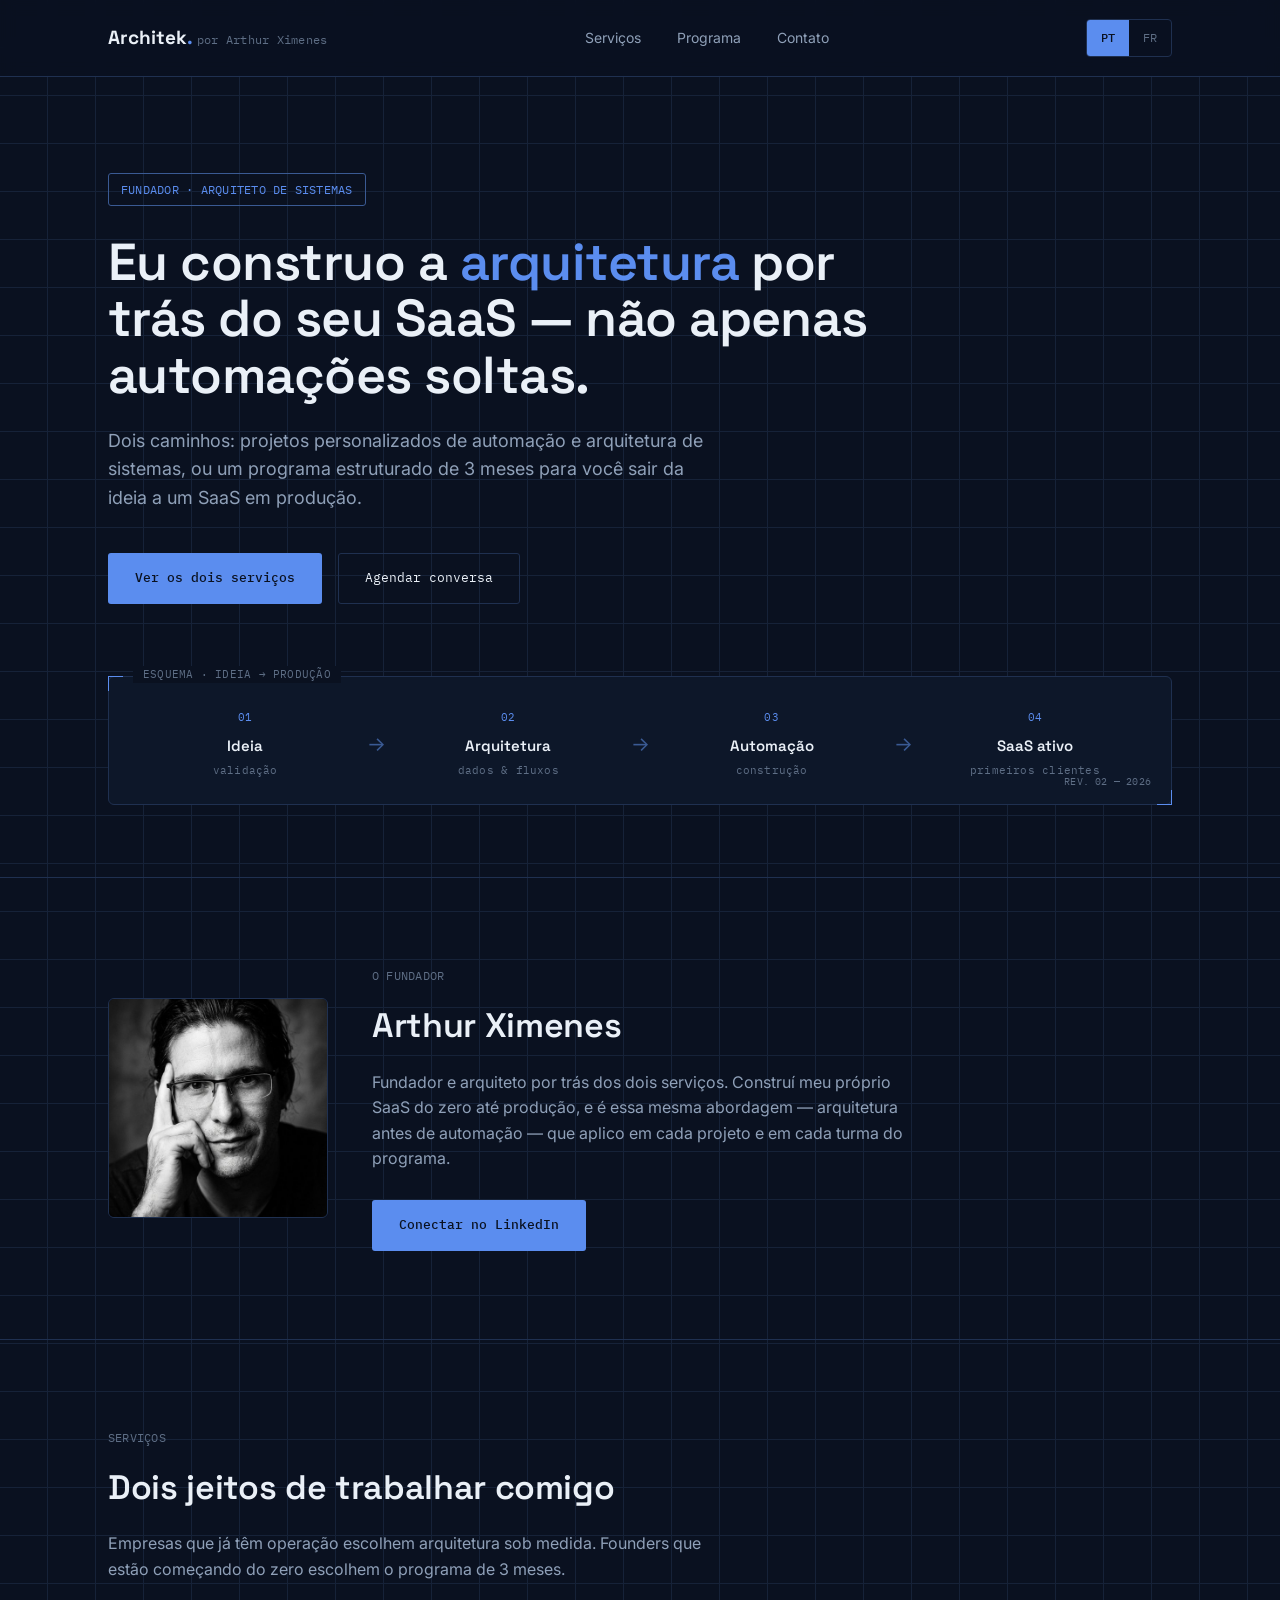
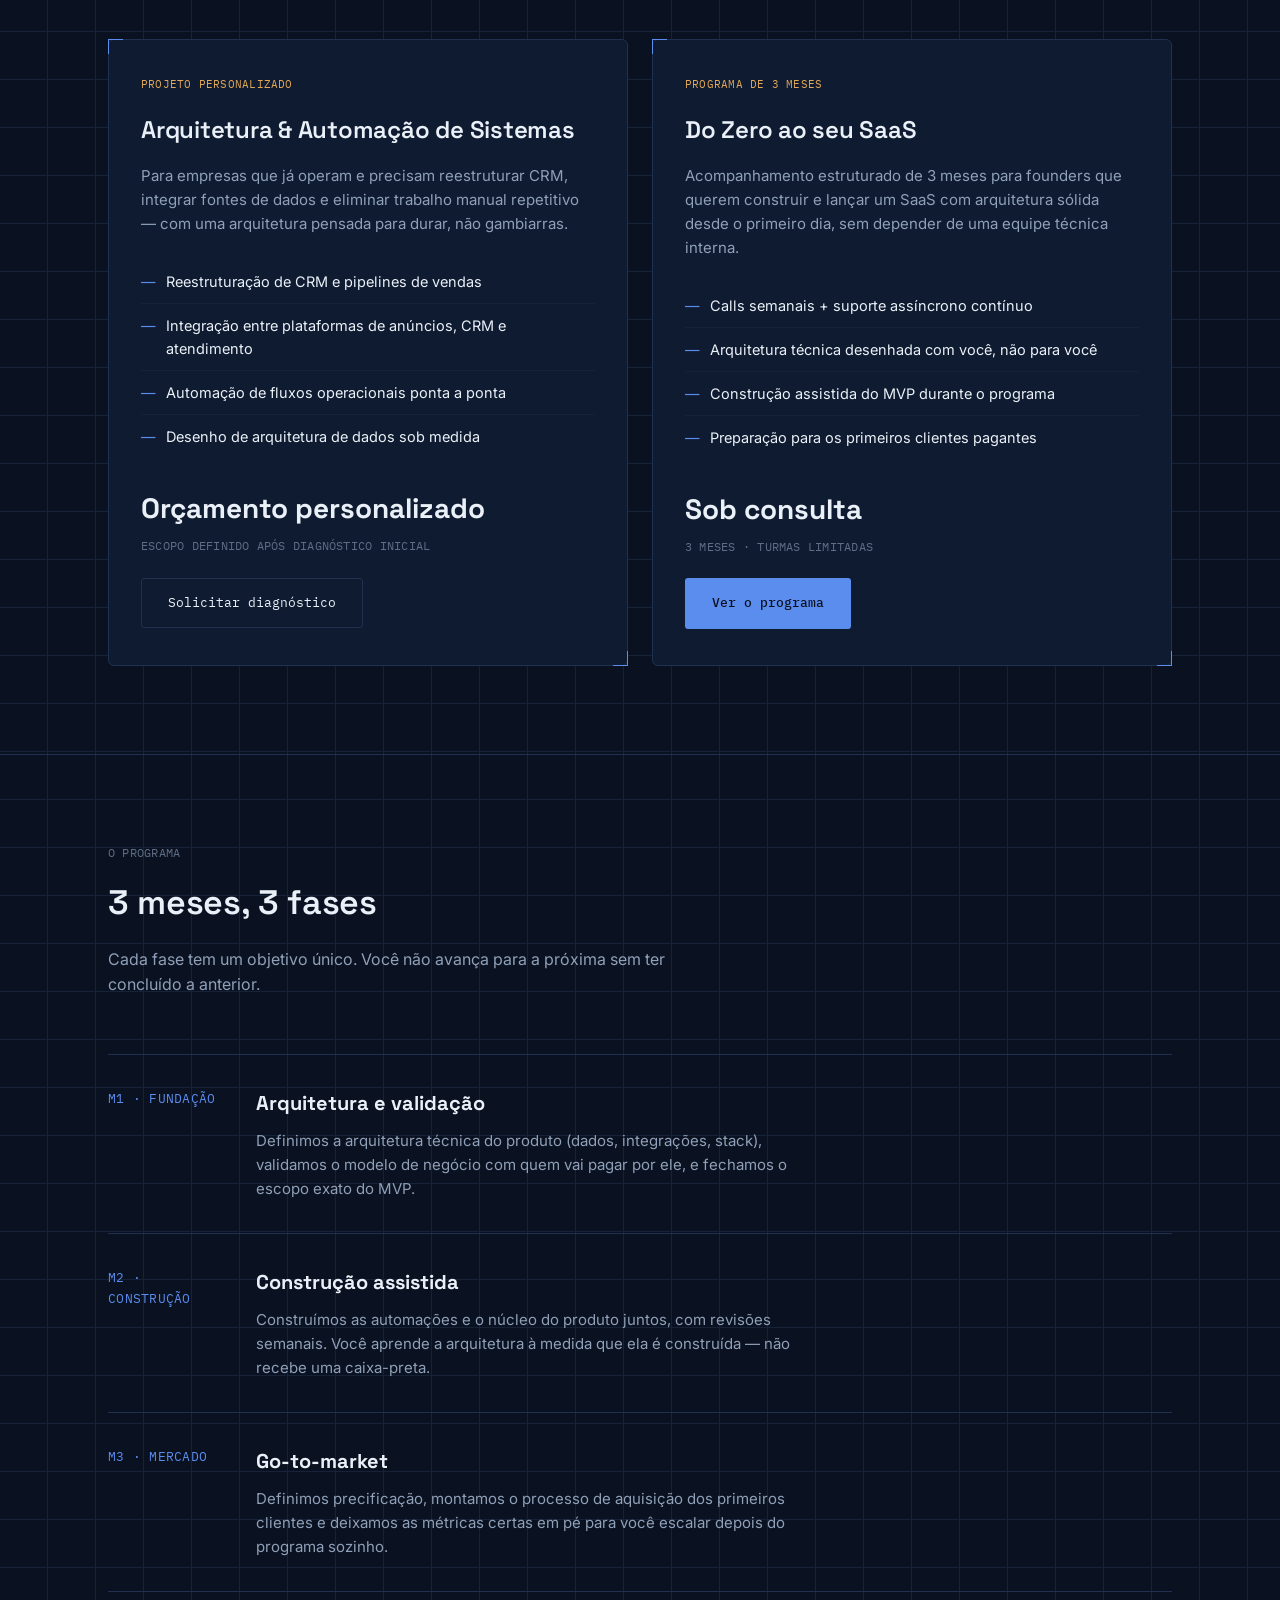
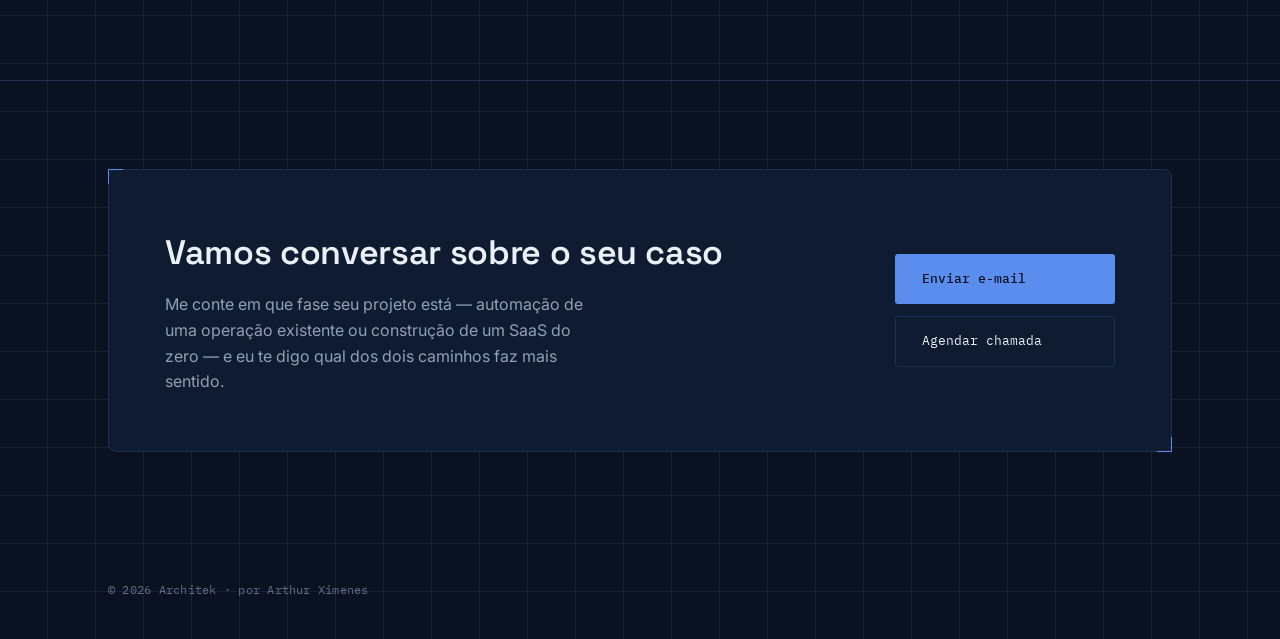
<file: index.html>
<!DOCTYPE html>
<html lang="pt">
<head>
<meta charset="UTF-8">
<meta name="viewport" content="width=device-width, initial-scale=1.0">
<title>Architek — Arquitetura de Sistemas &amp; Programa SaaS</title>
<link rel="alternate" hreflang="fr" href="https://architek-theta.vercel.app/fr/">
<link rel="alternate" hreflang="pt-BR" href="https://architek-theta.vercel.app/">
<link rel="preconnect" href="https://fonts.googleapis.com">
<link href="https://fonts.googleapis.com/css2?family=Space+Grotesk:wght@400;500;600;700&family=Inter:wght@400;500;600&family=IBM+Plex+Mono:wght@400;500&display=swap" rel="stylesheet">
<link rel="stylesheet" href="styles.css">
</head>
<body>

<nav>
  <div class="wrap">
    <div class="brand">Architek<span>.</span> <span class="mono" style="font-size:12px; color:var(--ink-dimmer); font-weight:400;">por Arthur Ximenes</span></div>
    <div class="navlinks">
      <a href="#services">Serviços</a>
      <a href="#program">Programa</a>
      <a href="#contact">Contato</a>
    </div>
    <div class="lang-toggle">
      <a href="/" class="active">PT</a>
      <a href="/fr/">FR</a>
    </div>
  </div>
</nav>

<header class="hero">
  <div class="wrap">
    <span class="eyebrow mono">FUNDADOR · ARQUITETO DE SISTEMAS</span>
    <h1>Eu construo a <em>arquitetura</em> por trás do seu SaaS — não apenas automações soltas.</h1>
    <p class="hero-sub">Dois caminhos: projetos personalizados de automação e arquitetura de sistemas, ou um programa estruturado de 3 meses para você sair da ideia a um SaaS em produção.</p>
    <div class="hero-ctas">
      <a href="#services" class="btn btn-primary">Ver os dois serviços</a>
      <a href="#contact" class="btn btn-ghost">Agendar conversa</a>
    </div>

    <div class="diagram reg-mark">
      <span class="diagram-label mono">ESQUEMA · IDEIA → PRODUÇÃO</span>
      <div class="flow">
        <div class="flow-node">
          <div class="num mono">01</div>
          <div class="label">Ideia</div>
          <div class="sub mono">validação</div>
        </div>
        <div class="flow-arrow">→</div>
        <div class="flow-node">
          <div class="num mono">02</div>
          <div class="label">Arquitetura</div>
          <div class="sub mono">dados &amp; fluxos</div>
        </div>
        <div class="flow-arrow">→</div>
        <div class="flow-node">
          <div class="num mono">03</div>
          <div class="label">Automação</div>
          <div class="sub mono">construção</div>
        </div>
        <div class="flow-arrow">→</div>
        <div class="flow-node">
          <div class="num mono">04</div>
          <div class="label">SaaS ativo</div>
          <div class="sub mono">primeiros clientes</div>
        </div>
      </div>
      <div class="diagram-rev mono">REV. 02 — 2026</div>
    </div>
  </div>
</header>

<section id="founder">
  <div class="wrap">
    <div class="founder-grid">
      <div class="founder-photo reg-mark">
        <img src="assets/arthur-ximenes.jpg" alt="Arthur Ximenes" onerror="this.style.display='none'; this.nextElementSibling.style.display='flex';">
        <div class="founder-photo-fallback mono">FOTO DO FUNDADOR</div>
      </div>
      <div class="founder-text">
        <div class="section-tag mono">O FUNDADOR</div>
        <h2>Arthur Ximenes</h2>
        <p>Fundador e arquiteto por trás dos dois serviços. Construí meu próprio SaaS do zero até produção, e é essa mesma abordagem — arquitetura antes de automação — que aplico em cada projeto e em cada turma do programa.</p>
        <a href="https://www.linkedin.com/in/arthur-ximenes-a752b8166" target="_blank" class="btn btn-primary">Conectar no LinkedIn</a>
      </div>
    </div>
  </div>
</section>

<section id="services">
  <div class="wrap">
    <div class="section-tag mono">SERVIÇOS</div>
    <h2>Dois jeitos de trabalhar comigo</h2>
    <p class="section-intro">Empresas que já têm operação escolhem arquitetura sob medida. Founders que estão começando do zero escolhem o programa de 3 meses.</p>

    <div class="services-grid">
      <div class="service-card reg-mark">
        <div class="tag mono">PROJETO PERSONALIZADO</div>
        <h3>Arquitetura &amp; Automação de Sistemas</h3>
        <p>Para empresas que já operam e precisam reestruturar CRM, integrar fontes de dados e eliminar trabalho manual repetitivo — com uma arquitetura pensada para durar, não gambiarras.</p>
        <ul>
          <li>Reestruturação de CRM e pipelines de vendas</li>
          <li>Integração entre plataformas de anúncios, CRM e atendimento</li>
          <li>Automação de fluxos operacionais ponta a ponta</li>
          <li>Desenho de arquitetura de dados sob medida</li>
        </ul>
        <div class="service-price">Orçamento personalizado</div>
        <div class="service-price-note mono">ESCOPO DEFINIDO APÓS DIAGNÓSTICO INICIAL</div>
        <a href="#contact" class="btn btn-ghost" style="align-self:flex-start">Solicitar diagnóstico</a>
      </div>

      <div class="service-card reg-mark">
        <div class="tag mono">PROGRAMA DE 3 MESES</div>
        <h3>Do Zero ao seu SaaS</h3>
        <p>Acompanhamento estruturado de 3 meses para founders que querem construir e lançar um SaaS com arquitetura sólida desde o primeiro dia, sem depender de uma equipe técnica interna.</p>
        <ul>
          <li>Calls semanais + suporte assíncrono contínuo</li>
          <li>Arquitetura técnica desenhada com você, não para você</li>
          <li>Construção assistida do MVP durante o programa</li>
          <li>Preparação para os primeiros clientes pagantes</li>
        </ul>
        <div class="service-price">Sob consulta</div>
        <div class="service-price-note mono">3 MESES · TURMAS LIMITADAS</div>
        <a href="#program" class="btn btn-primary" style="align-self:flex-start">Ver o programa</a>
      </div>
    </div>
  </div>
</section>

<section id="program">
  <div class="wrap">
    <div class="section-tag mono">O PROGRAMA</div>
    <h2>3 meses, 3 fases</h2>
    <p class="section-intro">Cada fase tem um objetivo único. Você não avança para a próxima sem ter concluído a anterior.</p>

    <div class="phases">
      <div class="phase">
        <div class="phase-tag mono">M1 · FUNDAÇÃO</div>
        <div>
          <h4>Arquitetura e validação</h4>
          <p>Definimos a arquitetura técnica do produto (dados, integrações, stack), validamos o modelo de negócio com quem vai pagar por ele, e fechamos o escopo exato do MVP.</p>
        </div>
      </div>
      <div class="phase">
        <div class="phase-tag mono">M2 · CONSTRUÇÃO</div>
        <div>
          <h4>Construção assistida</h4>
          <p>Construímos as automações e o núcleo do produto juntos, com revisões semanais. Você aprende a arquitetura à medida que ela é construída — não recebe uma caixa-preta.</p>
        </div>
      </div>
      <div class="phase">
        <div class="phase-tag mono">M3 · MERCADO</div>
        <div>
          <h4>Go-to-market</h4>
          <p>Definimos precificação, montamos o processo de aquisição dos primeiros clientes e deixamos as métricas certas em pé para você escalar depois do programa sozinho.</p>
        </div>
      </div>
    </div>
  </div>
</section>

<section class="cta-section" id="contact">
  <div class="wrap">
    <div class="cta-box reg-mark">
      <div>
        <h2>Vamos conversar sobre o seu caso</h2>
        <p>Me conte em que fase seu projeto está — automação de uma operação existente ou construção de um SaaS do zero — e eu te digo qual dos dois caminhos faz mais sentido.</p>
      </div>
      <div class="cta-actions">
        <a href="mailto:secretlinxcontact@gmail.com" class="btn btn-primary">Enviar e-mail</a>
        <a href="https://cal.com/arthur-ximenes-fa8z6l/30min" target="_blank" class="btn btn-ghost">Agendar chamada</a>
      </div>
    </div>
  </div>
</section>

<footer>
  <div class="wrap">
    <div class="mono">© 2026 Architek · por Arthur Ximenes</div>
  </div>
</footer>

</body>
</html>
</file>
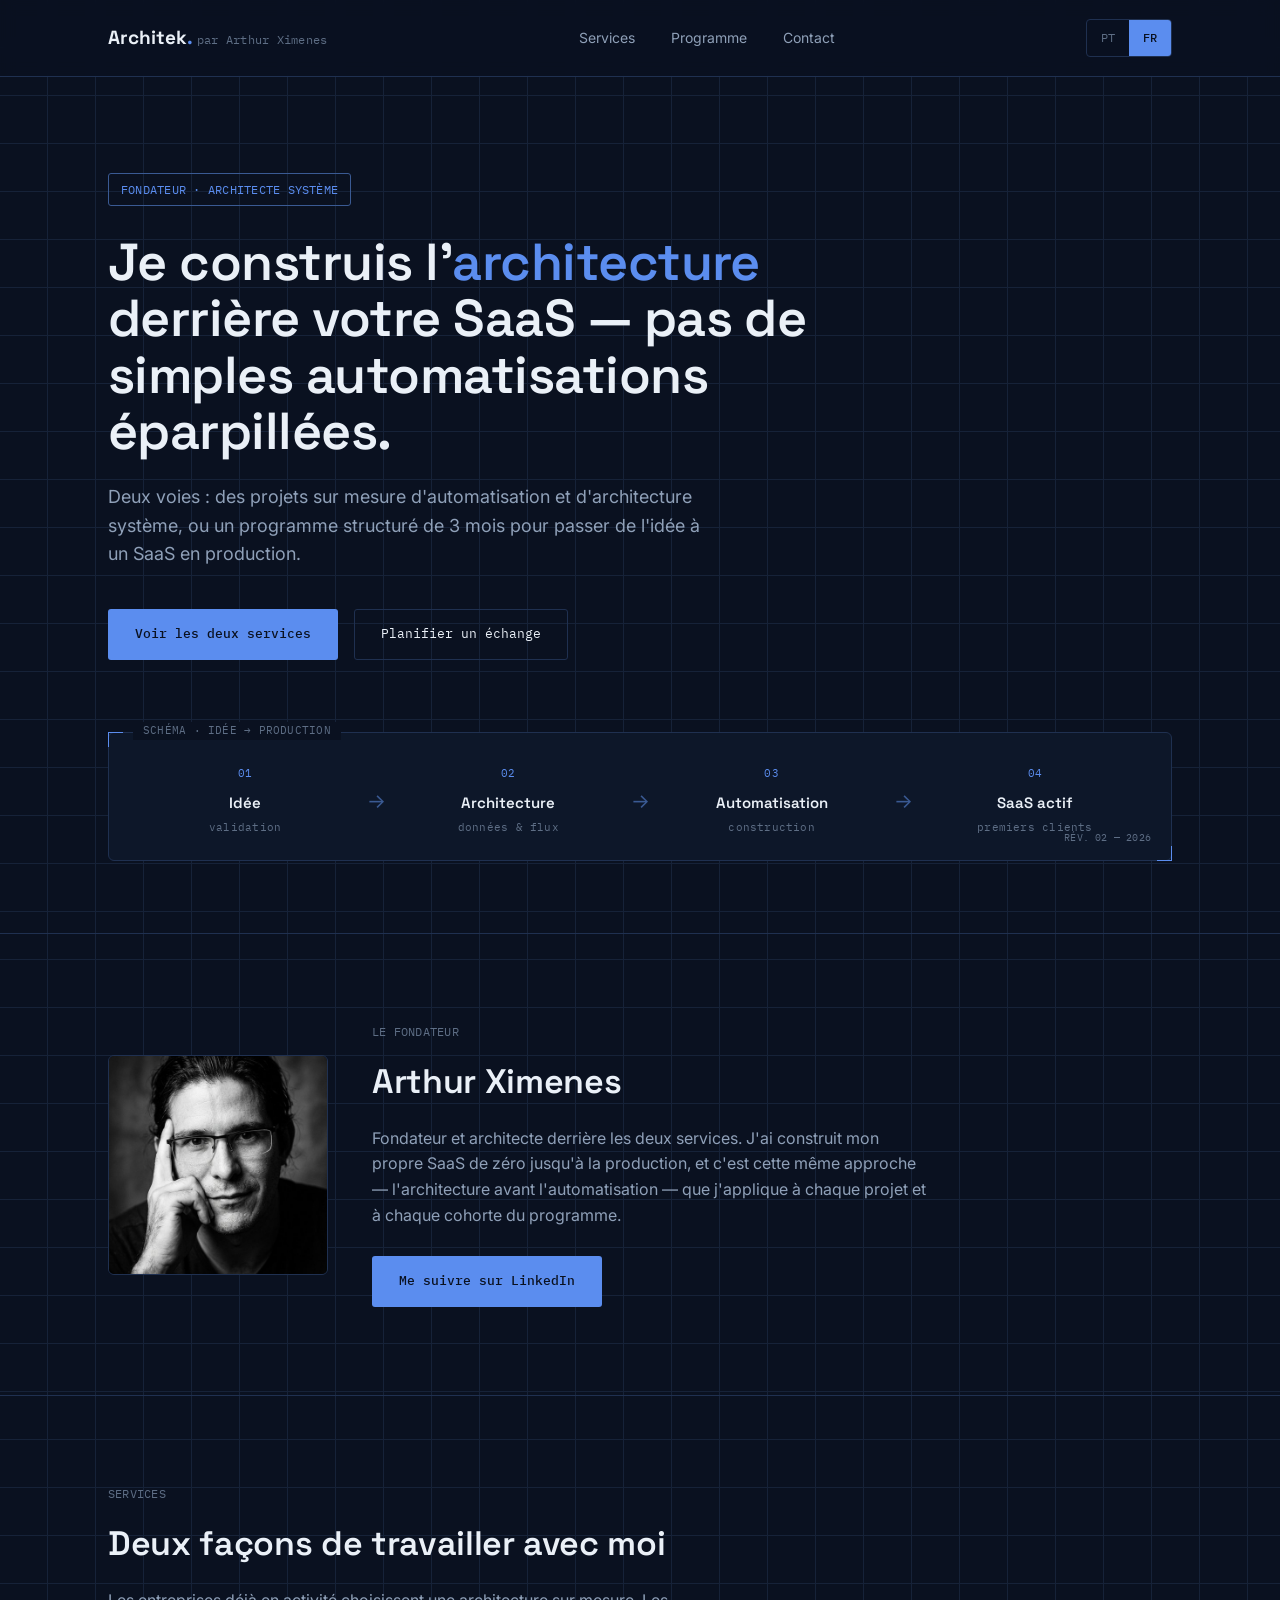
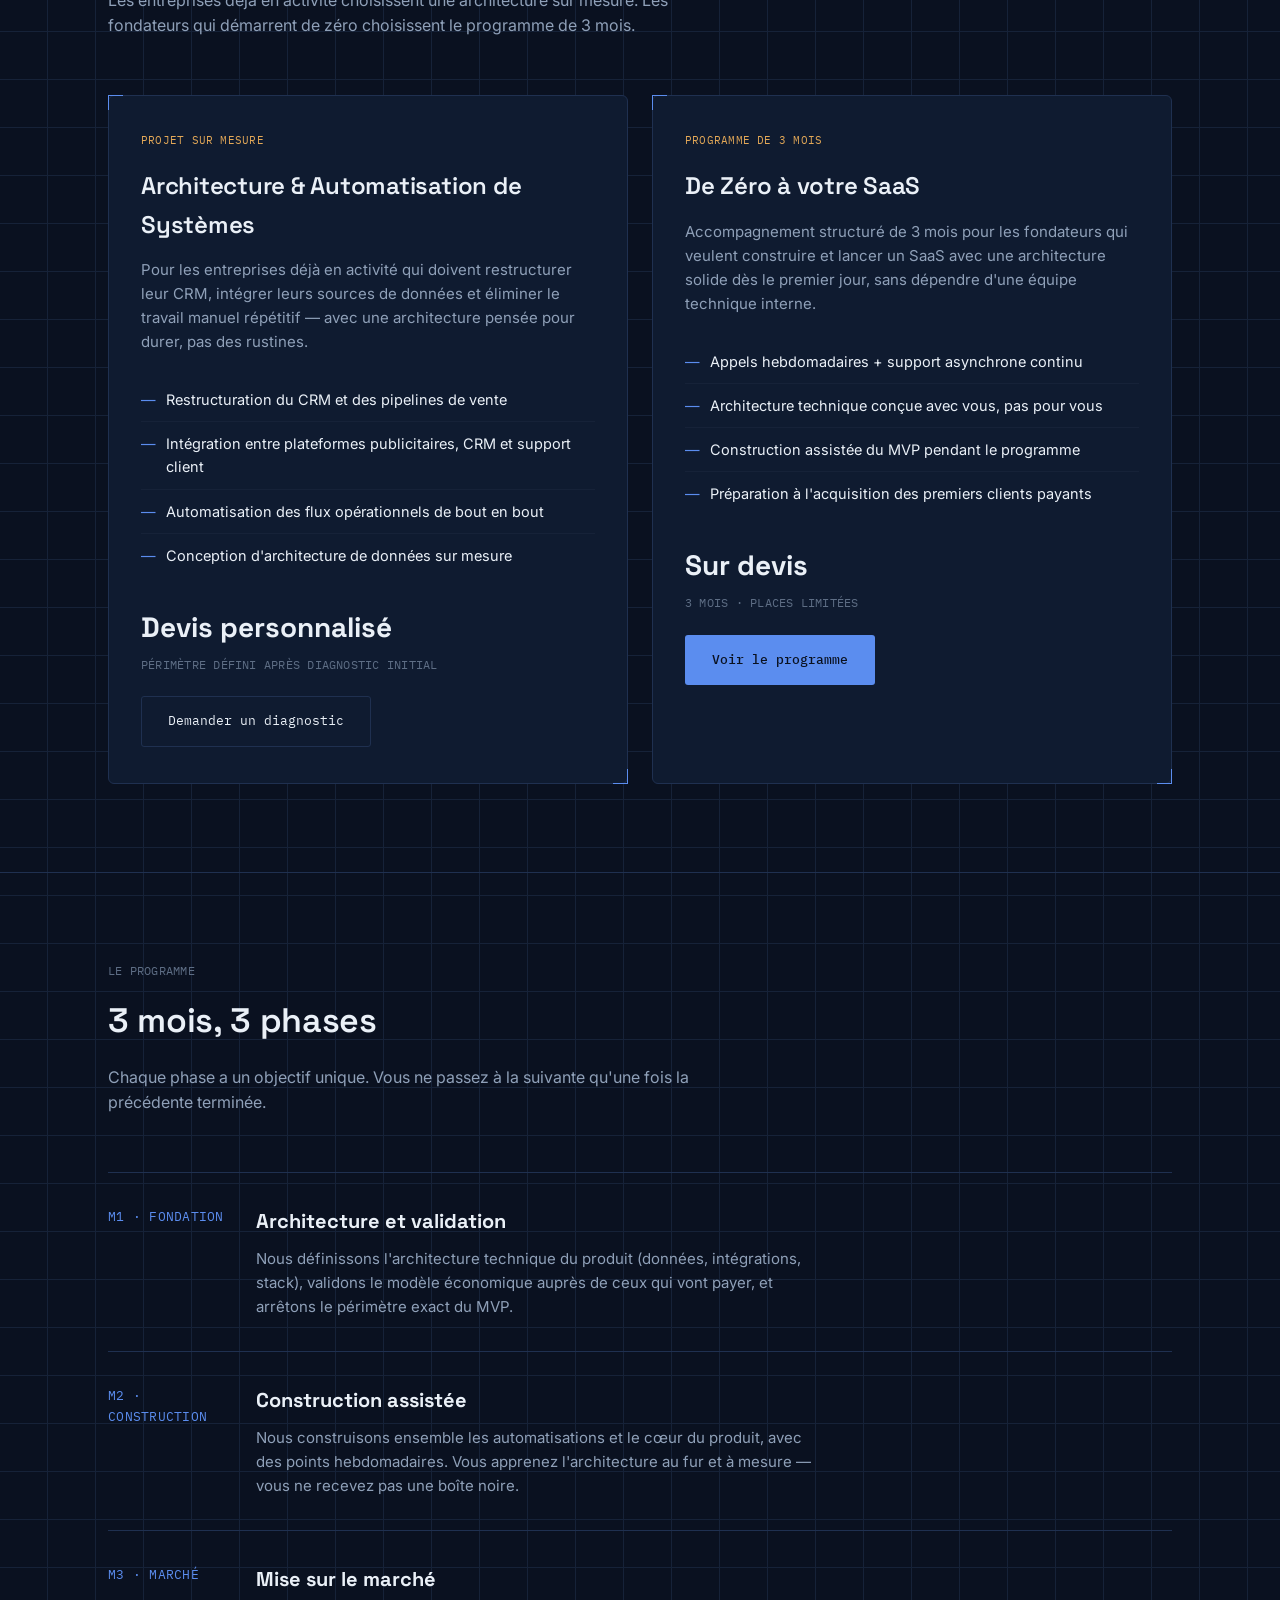
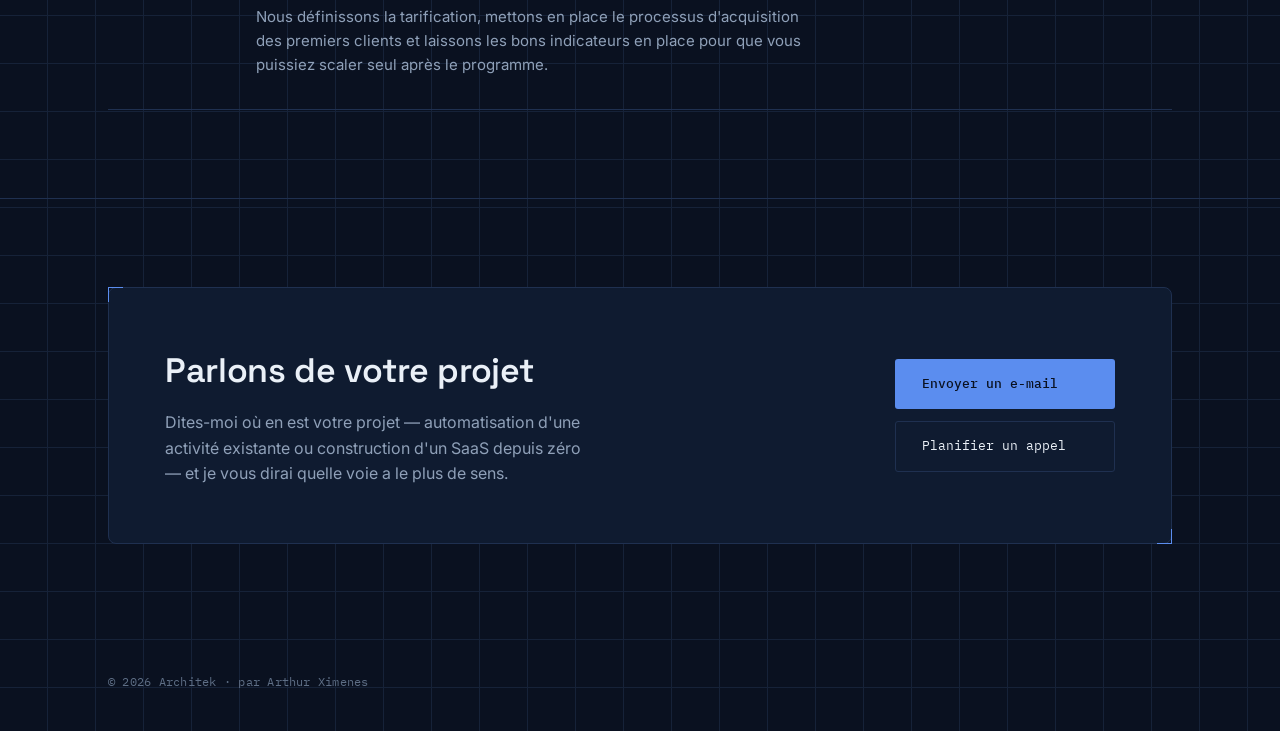
<file: fr/index.html>
<!DOCTYPE html>
<html lang="fr">
<head>
<meta charset="UTF-8">
<meta name="viewport" content="width=device-width, initial-scale=1.0">
<title>Architek — Architecture Système &amp; Programme SaaS</title>
<link rel="alternate" hreflang="fr" href="https://architek-theta.vercel.app/fr/">
<link rel="alternate" hreflang="pt-BR" href="https://architek-theta.vercel.app/">
<link rel="preconnect" href="https://fonts.googleapis.com">
<link href="https://fonts.googleapis.com/css2?family=Space+Grotesk:wght@400;500;600;700&family=Inter:wght@400;500;600&family=IBM+Plex+Mono:wght@400;500&display=swap" rel="stylesheet">
<link rel="stylesheet" href="../styles.css">
</head>
<body>

<nav>
  <div class="wrap">
    <div class="brand">Architek<span>.</span> <span class="mono" style="font-size:12px; color:var(--ink-dimmer); font-weight:400;">par Arthur Ximenes</span></div>
    <div class="navlinks">
      <a href="#services">Services</a>
      <a href="#program">Programme</a>
      <a href="#contact">Contact</a>
    </div>
    <div class="lang-toggle">
      <a href="/">PT</a>
      <a href="/fr/" class="active">FR</a>
    </div>
  </div>
</nav>

<header class="hero">
  <div class="wrap">
    <span class="eyebrow mono">FONDATEUR · ARCHITECTE SYSTÈME</span>
    <h1>Je construis l'<em>architecture</em> derrière votre SaaS — pas de simples automatisations éparpillées.</h1>
    <p class="hero-sub">Deux voies : des projets sur mesure d'automatisation et d'architecture système, ou un programme structuré de 3 mois pour passer de l'idée à un SaaS en production.</p>
    <div class="hero-ctas">
      <a href="#services" class="btn btn-primary">Voir les deux services</a>
      <a href="#contact" class="btn btn-ghost">Planifier un échange</a>
    </div>

    <div class="diagram reg-mark">
      <span class="diagram-label mono">SCHÉMA · IDÉE → PRODUCTION</span>
      <div class="flow">
        <div class="flow-node">
          <div class="num mono">01</div>
          <div class="label">Idée</div>
          <div class="sub mono">validation</div>
        </div>
        <div class="flow-arrow">→</div>
        <div class="flow-node">
          <div class="num mono">02</div>
          <div class="label">Architecture</div>
          <div class="sub mono">données &amp; flux</div>
        </div>
        <div class="flow-arrow">→</div>
        <div class="flow-node">
          <div class="num mono">03</div>
          <div class="label">Automatisation</div>
          <div class="sub mono">construction</div>
        </div>
        <div class="flow-arrow">→</div>
        <div class="flow-node">
          <div class="num mono">04</div>
          <div class="label">SaaS actif</div>
          <div class="sub mono">premiers clients</div>
        </div>
      </div>
      <div class="diagram-rev mono">RÉV. 02 — 2026</div>
    </div>
  </div>
</header>

<section id="founder">
  <div class="wrap">
    <div class="founder-grid">
      <div class="founder-photo reg-mark">
        <img src="../assets/arthur-ximenes.jpg" alt="Arthur Ximenes" onerror="this.style.display='none'; this.nextElementSibling.style.display='flex';">
        <div class="founder-photo-fallback mono">PHOTO DU FONDATEUR</div>
      </div>
      <div class="founder-text">
        <div class="section-tag mono">LE FONDATEUR</div>
        <h2>Arthur Ximenes</h2>
        <p>Fondateur et architecte derrière les deux services. J'ai construit mon propre SaaS de zéro jusqu'à la production, et c'est cette même approche — l'architecture avant l'automatisation — que j'applique à chaque projet et à chaque cohorte du programme.</p>
        <a href="https://www.linkedin.com/in/arthur-ximenes-a752b8166" target="_blank" class="btn btn-primary">Me suivre sur LinkedIn</a>
      </div>
    </div>
  </div>
</section>

<section id="services">
  <div class="wrap">
    <div class="section-tag mono">SERVICES</div>
    <h2>Deux façons de travailler avec moi</h2>
    <p class="section-intro">Les entreprises déjà en activité choisissent une architecture sur mesure. Les fondateurs qui démarrent de zéro choisissent le programme de 3 mois.</p>

    <div class="services-grid">
      <div class="service-card reg-mark">
        <div class="tag mono">PROJET SUR MESURE</div>
        <h3>Architecture &amp; Automatisation de Systèmes</h3>
        <p>Pour les entreprises déjà en activité qui doivent restructurer leur CRM, intégrer leurs sources de données et éliminer le travail manuel répétitif — avec une architecture pensée pour durer, pas des rustines.</p>
        <ul>
          <li>Restructuration du CRM et des pipelines de vente</li>
          <li>Intégration entre plateformes publicitaires, CRM et support client</li>
          <li>Automatisation des flux opérationnels de bout en bout</li>
          <li>Conception d'architecture de données sur mesure</li>
        </ul>
        <div class="service-price">Devis personnalisé</div>
        <div class="service-price-note mono">PÉRIMÈTRE DÉFINI APRÈS DIAGNOSTIC INITIAL</div>
        <a href="#contact" class="btn btn-ghost" style="align-self:flex-start">Demander un diagnostic</a>
      </div>

      <div class="service-card reg-mark">
        <div class="tag mono">PROGRAMME DE 3 MOIS</div>
        <h3>De Zéro à votre SaaS</h3>
        <p>Accompagnement structuré de 3 mois pour les fondateurs qui veulent construire et lancer un SaaS avec une architecture solide dès le premier jour, sans dépendre d'une équipe technique interne.</p>
        <ul>
          <li>Appels hebdomadaires + support asynchrone continu</li>
          <li>Architecture technique conçue avec vous, pas pour vous</li>
          <li>Construction assistée du MVP pendant le programme</li>
          <li>Préparation à l'acquisition des premiers clients payants</li>
        </ul>
        <div class="service-price">Sur devis</div>
        <div class="service-price-note mono">3 MOIS · PLACES LIMITÉES</div>
        <a href="#program" class="btn btn-primary" style="align-self:flex-start">Voir le programme</a>
      </div>
    </div>
  </div>
</section>

<section id="program">
  <div class="wrap">
    <div class="section-tag mono">LE PROGRAMME</div>
    <h2>3 mois, 3 phases</h2>
    <p class="section-intro">Chaque phase a un objectif unique. Vous ne passez à la suivante qu'une fois la précédente terminée.</p>

    <div class="phases">
      <div class="phase">
        <div class="phase-tag mono">M1 · FONDATION</div>
        <div>
          <h4>Architecture et validation</h4>
          <p>Nous définissons l'architecture technique du produit (données, intégrations, stack), validons le modèle économique auprès de ceux qui vont payer, et arrêtons le périmètre exact du MVP.</p>
        </div>
      </div>
      <div class="phase">
        <div class="phase-tag mono">M2 · CONSTRUCTION</div>
        <div>
          <h4>Construction assistée</h4>
          <p>Nous construisons ensemble les automatisations et le cœur du produit, avec des points hebdomadaires. Vous apprenez l'architecture au fur et à mesure — vous ne recevez pas une boîte noire.</p>
        </div>
      </div>
      <div class="phase">
        <div class="phase-tag mono">M3 · MARCHÉ</div>
        <div>
          <h4>Mise sur le marché</h4>
          <p>Nous définissons la tarification, mettons en place le processus d'acquisition des premiers clients et laissons les bons indicateurs en place pour que vous puissiez scaler seul après le programme.</p>
        </div>
      </div>
    </div>
  </div>
</section>

<section class="cta-section" id="contact">
  <div class="wrap">
    <div class="cta-box reg-mark">
      <div>
        <h2>Parlons de votre projet</h2>
        <p>Dites-moi où en est votre projet — automatisation d'une activité existante ou construction d'un SaaS depuis zéro — et je vous dirai quelle voie a le plus de sens.</p>
      </div>
      <div class="cta-actions">
        <a href="mailto:secretlinxcontact@gmail.com" class="btn btn-primary">Envoyer un e-mail</a>
        <a href="https://cal.com/arthur-ximenes-fa8z6l/30min" target="_blank" class="btn btn-ghost">Planifier un appel</a>
      </div>
    </div>
  </div>
</section>

<footer>
  <div class="wrap">
    <div class="mono">© 2026 Architek · par Arthur Ximenes</div>
  </div>
</footer>

</body>
</html>
</file>
<file: styles.css>
:root{
    --bg:#0A1120;
    --bg-panel:#0F1B30;
    --bg-panel-2:#0D1729;
    --ink:#EAF0F7;
    --ink-dim:#8FA0B8;
    --ink-dimmer:#5E6E85;
    --line:#1F3050;
    --line-soft:#162238;
    --blue:#5B8DEF;
    --blue-dim:#3A5A93;
    --amber:#E3A857;
  }
  *{box-sizing:border-box; margin:0; padding:0;}
  html{scroll-behavior:smooth;}
  body{
    background:var(--bg);
    color:var(--ink);
    font-family:'Inter', sans-serif;
    line-height:1.6;
    background-image:
      linear-gradient(var(--line-soft) 1px, transparent 1px),
      linear-gradient(90deg, var(--line-soft) 1px, transparent 1px);
    background-size:48px 48px;
    background-position:-1px -1px;
  }
  h1,h2,h3,.display{ font-family:'Space Grotesk', sans-serif; font-weight:600; letter-spacing:-0.01em;}
  .mono{ font-family:'IBM Plex Mono', monospace; letter-spacing:0.02em;}
  a{color:inherit; text-decoration:none;}
  .wrap{ max-width:1120px; margin:0 auto; padding:0 28px;}

  /* Corner registration mark motif — replaces decorative circles */
  .reg-mark{ position:relative;}
  .reg-mark::before, .reg-mark::after{
    content:""; position:absolute; width:14px; height:14px; pointer-events:none;
  }
  .reg-mark::before{ top:-1px; left:-1px; border-top:1.5px solid var(--blue); border-left:1.5px solid var(--blue);}
  .reg-mark::after{ bottom:-1px; right:-1px; border-bottom:1.5px solid var(--blue); border-right:1.5px solid var(--blue);}

  /* NAV */
  nav{
    position:sticky; top:0; z-index:50;
    background:rgba(10,17,32,0.88); backdrop-filter:blur(8px);
    border-bottom:1px solid var(--line);
  }
  nav .wrap{ display:flex; align-items:center; justify-content:space-between; height:76px;}
  .brand{ font-family:'Space Grotesk'; font-weight:700; font-size:19px;}
  .brand span{ color:var(--blue);}
  .navlinks{ display:flex; gap:36px; align-items:center;}
  .navlinks a{ font-size:14px; color:var(--ink-dim); transition:color .15s;}
  .navlinks a:hover{ color:var(--ink);}
  .lang-toggle{
    display:flex; border:1px solid var(--line); border-radius:4px; overflow:hidden;
    font-family:'IBM Plex Mono'; font-size:12px;
  }
  .lang-toggle a{
    background:transparent; color:var(--ink-dimmer); padding:8px 14px; cursor:pointer;
    transition:.15s; display:inline-block;
  }
  .lang-toggle a.active{ background:var(--blue); color:#0A1120; font-weight:500;}
  .navlinks-mobile{display:none;}
  @media (max-width:760px){ .navlinks{display:none;} }

  /* HERO */
  .hero{ padding:96px 0 72px; border-bottom:1px solid var(--line);}
  .eyebrow{
    display:inline-block; font-family:'IBM Plex Mono'; font-size:12px; color:var(--blue);
    border:1px solid var(--blue-dim); padding:6px 12px; border-radius:3px; margin-bottom:28px;
  }
  h1{ font-size:52px; line-height:1.08; max-width:820px; margin-bottom:24px;}
  h1 em{ font-style:normal; color:var(--blue);}
  .hero-sub{ font-size:18px; color:var(--ink-dim); max-width:600px; margin-bottom:40px;}
  .hero-ctas{ display:flex; gap:16px; flex-wrap:wrap; margin-bottom:72px;}
  .btn{
    font-family:'IBM Plex Mono'; font-size:13px; padding:14px 26px; border-radius:3px;
    display:inline-block; transition:.15s; border:1px solid transparent; cursor:pointer;
  }
  .btn-primary{ background:var(--blue); color:#0A1120; font-weight:500;}
  .btn-primary:hover{ background:#6E9BF2;}
  .btn-ghost{ border-color:var(--line); color:var(--ink);}
  .btn-ghost:hover{ border-color:var(--blue);}

  /* SCHEMATIC DIAGRAM */
  .diagram{
    border:1px solid var(--line); background:var(--bg-panel-2); border-radius:6px;
    padding:32px 28px 24px; position:relative;
  }
  .diagram-label{
    position:absolute; top:-11px; left:24px; background:var(--bg); padding:0 10px;
    font-family:'IBM Plex Mono'; font-size:11px; color:var(--ink-dimmer); text-transform:uppercase;
  }
  .diagram-rev{
    position:absolute; bottom:14px; right:20px; font-family:'IBM Plex Mono'; font-size:10px; color:var(--ink-dimmer);
  }
  .flow{ display:flex; align-items:center; justify-content:space-between; flex-wrap:wrap; gap:10px;}
  .flow-node{ text-align:center; flex:1; min-width:120px;}
  .flow-node .num{ font-family:'IBM Plex Mono'; font-size:11px; color:var(--blue); margin-bottom:8px;}
  .flow-node .label{ font-family:'Space Grotesk'; font-size:15px; font-weight:600;}
  .flow-node .sub{ font-family:'IBM Plex Mono'; font-size:11px; color:var(--ink-dimmer); margin-top:4px;}
  .flow-arrow{ color:var(--blue-dim); font-size:20px; padding:0 4px;}
  @media (max-width:700px){ .flow{flex-direction:column;} .flow-arrow{transform:rotate(90deg);} }

  /* SECTION generic */
  section{ padding:88px 0; border-bottom:1px solid var(--line);}
  .section-tag{ font-family:'IBM Plex Mono'; font-size:12px; color:var(--ink-dimmer); margin-bottom:14px; text-transform:uppercase;}
  h2{ font-size:34px; max-width:640px; margin-bottom:16px;}
  .section-intro{ color:var(--ink-dim); max-width:600px; font-size:16px; margin-bottom:56px;}

  /* FOUNDER */
  .founder-grid{ display:grid; grid-template-columns:220px 1fr; gap:44px; align-items:center;}
  @media (max-width:700px){ .founder-grid{grid-template-columns:1fr;} }
  .founder-photo{
    width:220px; height:220px; border-radius:6px; overflow:hidden; border:1px solid var(--line);
    background:var(--bg-panel-2); position:relative;
  }
  .founder-photo img{ width:100%; height:100%; object-fit:cover; display:block;}
  .founder-photo-fallback{
    display:none; position:absolute; inset:0; align-items:center; justify-content:center;
    font-size:11px; color:var(--ink-dimmer); text-align:center; padding:20px;
  }
  .founder-text h2{ margin-bottom:16px;}
  .founder-text p{ color:var(--ink-dim); font-size:16px; max-width:560px; margin-bottom:28px;}

  /* SERVICES */
  .services-grid{ display:grid; grid-template-columns:1fr 1fr; gap:24px;}
  @media (max-width:800px){ .services-grid{grid-template-columns:1fr;} }
  .service-card{
    background:var(--bg-panel); border:1px solid var(--line); border-radius:6px; padding:36px 32px;
    display:flex; flex-direction:column;
  }
  .service-card .tag{ font-family:'IBM Plex Mono'; font-size:11px; color:var(--amber); text-transform:uppercase; margin-bottom:18px;}
  .service-card h3{ font-size:24px; margin-bottom:14px;}
  .service-card p{ color:var(--ink-dim); font-size:15px; margin-bottom:24px;}
  .service-card ul{ list-style:none; margin-bottom:28px;}
  .service-card li{
    font-size:14.5px; color:var(--ink); padding:10px 0; border-top:1px solid var(--line-soft);
    display:flex; gap:10px;
  }
  .service-card li:first-child{ border-top:none;}
  .service-card li::before{ content:"—"; color:var(--blue); flex-shrink:0;}
  .service-price{ font-family:'Space Grotesk'; font-size:28px; font-weight:700; margin-bottom:6px;}
  .service-price .cur{ font-size:16px; color:var(--ink-dim); font-weight:500;}
  .service-price-note{ font-family:'IBM Plex Mono'; font-size:11.5px; color:var(--ink-dimmer); margin-bottom:22px;}

  /* PROGRAM PHASES */
  .phases{ display:flex; flex-direction:column;}
  .phase{ display:grid; grid-template-columns:120px 1fr; gap:28px; padding:32px 0; border-top:1px solid var(--line);}
  .phase:last-child{ border-bottom:1px solid var(--line);}
  .phase-tag{ font-family:'IBM Plex Mono'; font-size:13px; color:var(--blue); padding-top:2px;}
  .phase h4{ font-family:'Space Grotesk'; font-size:20px; margin-bottom:10px;}
  .phase p{ color:var(--ink-dim); font-size:15px; max-width:560px;}
  @media (max-width:600px){ .phase{grid-template-columns:1fr;} }

  /* CTA / CONTACT */
  .cta-section{ text-align:left; border-bottom:none;}
  .cta-box{
    border:1px solid var(--line); border-radius:8px; padding:56px; background:var(--bg-panel);
    display:flex; justify-content:space-between; align-items:center; gap:40px; flex-wrap:wrap;
  }
  .cta-box h2{ margin-bottom:12px;}
  .cta-box p{ color:var(--ink-dim); max-width:420px;}
  .cta-actions{ display:flex; flex-direction:column; gap:12px; min-width:220px;}

  footer{ padding:40px 0; }
  footer .wrap{ display:flex; justify-content:space-between; align-items:center; flex-wrap:wrap; gap:16px;}
  footer .mono{ font-size:12px; color:var(--ink-dimmer);}
</file>
